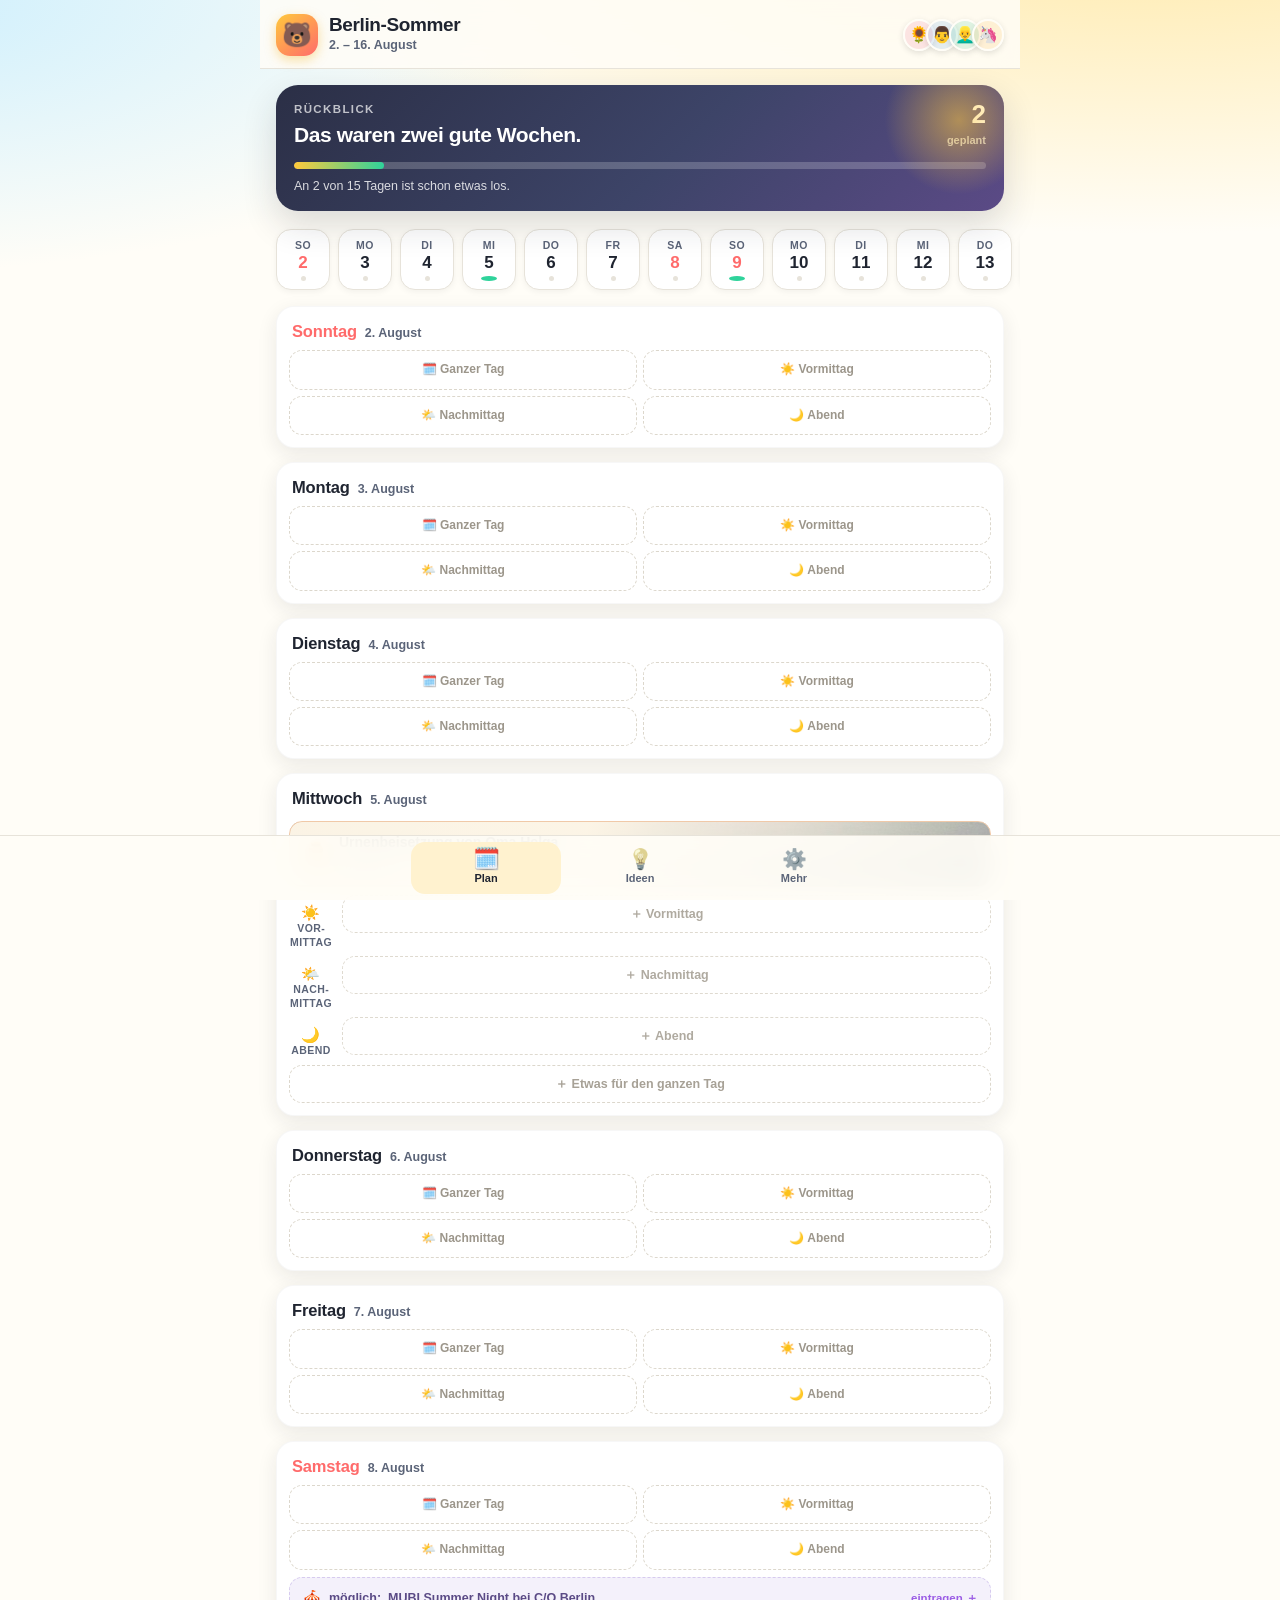
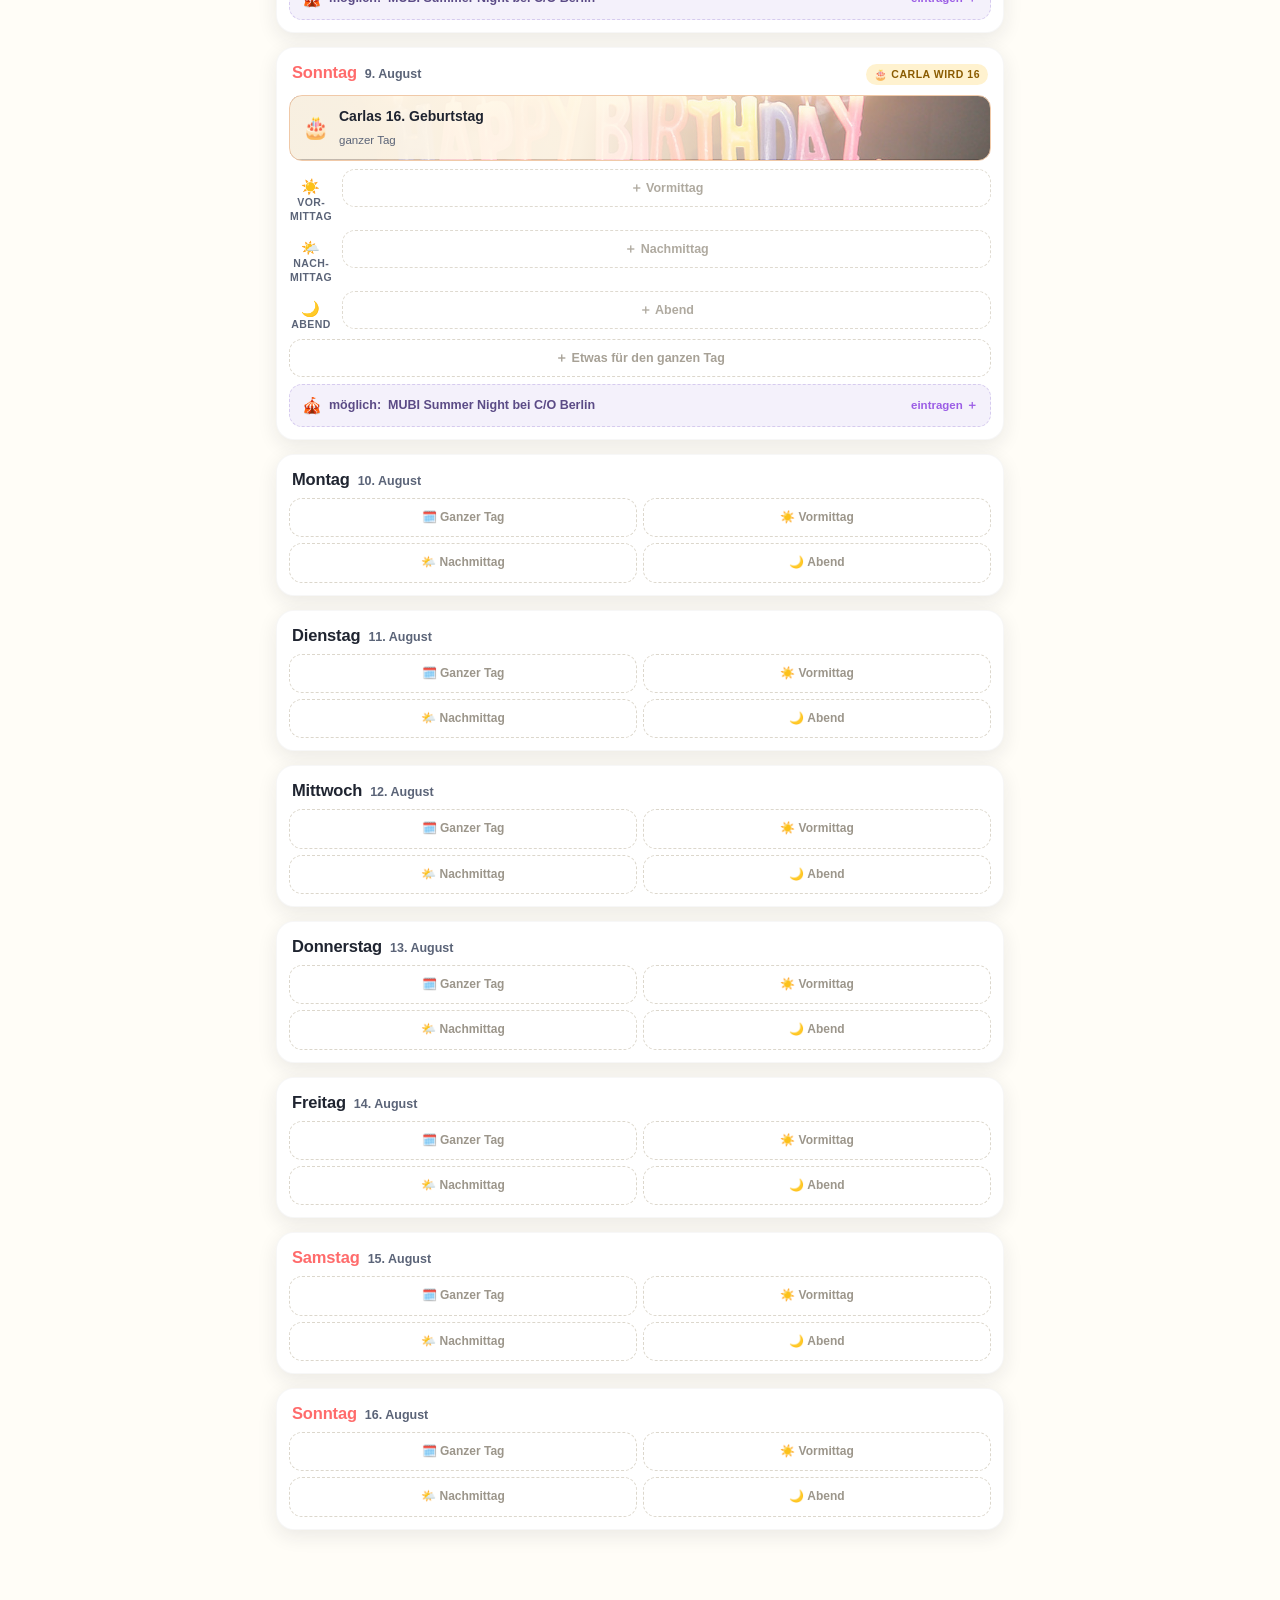
<file: berlin/index.html>
<!DOCTYPE html>
<html lang="de">
<head>
<meta charset="UTF-8" />
<meta name="viewport" content="width=device-width, initial-scale=1.0, viewport-fit=cover" />
<meta name="theme-color" content="#ffd166" />
<meta name="apple-mobile-web-app-capable" content="yes" />
<meta name="apple-mobile-web-app-status-bar-style" content="default" />
<meta name="apple-mobile-web-app-title" content="Berlin" />
<meta name="description" content="Urlaubsplaner für zwei Wochen Berlin – Ideen sammeln und auf die Tage verteilen." />
<meta name="robots" content="noindex, nofollow" />
<meta name="referrer" content="no-referrer" />
<title>Berlin-Sommer · Urlaubsplaner</title>
<link rel="icon" href="data:image/svg+xml,%3Csvg xmlns='http://www.w3.org/2000/svg' viewBox='0 0 100 100'%3E%3Ctext y='.9em' font-size='90'%3E%F0%9F%90%BB%3C/text%3E%3C/svg%3E" />
<link rel="stylesheet" href="./style.css?v=16" />
</head>
<body>

<div class="app">

  <header class="topbar">
    <div class="brand">
      <div class="logo" id="logo">🐻</div>
      <div class="brandtext">
        <h1>Berlin-Sommer</h1>
        <p id="tripStatus">2. – 16. August</p>
      </div>
    </div>
    <div class="crew" id="crewStrip"></div>
  </header>

  <main id="main">

    <!-- ========== PLAN ========== -->
    <section class="view" id="view-plan">
      <div class="hero">
        <div class="hero-row">
          <div>
            <div class="hero-kicker" id="heroKicker">Vorfreude</div>
            <div class="hero-title" id="heroTitle">Noch 1 Mal schlafen!</div>
          </div>
          <div class="hero-count"><span id="planCount">0</span><small>geplant</small></div>
        </div>
        <div class="bar"><div class="bar-fill" id="heroBar"></div></div>
        <div class="hero-sub" id="heroSub">Tippt auf ein leeres Feld, um etwas einzuplanen.</div>
      </div>

      <div class="daystrip" id="dayStrip"></div>
      <div class="days" id="days"></div>
    </section>

    <!-- ========== IDEEN ========== -->
    <section class="view" id="view-ideen" hidden>
      <div class="filters" id="filters"></div>
      <div class="ideas" id="ideas"></div>
      <button class="addidea" id="btnAddIdea">➕ Eigene Idee dazu</button>
    </section>

    <!-- ========== INFO ========== -->
    <section class="view" id="view-info" hidden>
      <div class="card infocard">
        <h2>👨‍👩‍👧‍👦 Unsere Crew</h2>
        <p class="muted" style="margin-bottom:10px">Tippt auf eine Person, um ihre Figur zu ändern.</p>
        <div class="crewlist" id="crewList"></div>
      </div>

      <div class="card infocard">
        <h2>🔄 Live-Abgleich</h2>
        <div id="syncBox"></div>
      </div>

      <div class="card infocard">
        <h2>✅ Noch zu erledigen</h2>
        <div class="todos" id="todos"></div>
      </div>

      <div class="card infocard">
        <h2>🌦️ Wetter für die zwei Wochen</h2>
        <div class="wxlist" id="wxList"></div>
        <div class="btnrow" style="margin-top:12px">
          <button class="btn" id="btnWx">🔄 Wetter neu laden</button>
        </div>
      </div>

      <div class="card infocard">
        <h2>📤 Teilen &amp; sichern</h2>
        <p class="muted"><b>Jedes Gerät hat seinen eigenen Plan.</b> Wenn Emmi auf ihrem Handy
          Ideen markiert, siehst du das erst, wenn sie dir ihren <b>Plan-Link</b> schickt –
          beim Öffnen kannst du dann „Zusammenführen“ wählen, dann bleiben deine eigenen
          Eintragungen erhalten.</p>
        <p class="muted"><b>App-Link</b> gibt nur die Adresse weiter – gut für SMS, damit alle
          die App auf dem Handy haben. Der <b>Plan-Link</b> nimmt zusätzlich alle Termine und
          Stimmen mit; er ist sehr lang, schickt ihn lieber per WhatsApp, Signal oder Mail.</p>
        <div class="btnrow">
          <button class="btn btn-main" id="btnApp" style="flex:none">📲 App-Link</button>
          <button class="btn" id="btnShare">🔗 Plan-Link mit Terminen</button>
          <button class="btn" id="btnText">📋 Plan als Text</button>
          <button class="btn" id="btnIcs">📅 In den Kalender (.ics)</button>
          <button class="btn" id="btnPrint">🖨️ Drucken</button>
        </div>
      </div>

      <div class="card infocard">
        <h2>🖼️ Bildnachweise</h2>
        <p class="muted">Die Familienfotos sind eigene Aufnahmen. Alle Ortsfotos stammen von
          Wikimedia Commons und sind frei lizenziert:</p>
        <ul class="creditlist" id="credits"></ul>
      </div>

      <div class="card infocard">
        <h2>♻️ Neu anfangen</h2>
        <p class="muted">Löscht alle Termine, Stimmen und eigenen Ideen auf diesem Gerät.</p>
        <div class="btnrow"><button class="btn btn-danger" id="btnReset">Alles zurücksetzen</button></div>
      </div>

      <p class="credits">Gebaut für Maria, Felix, Emmi &amp; Paul · August 2026</p>
    </section>

  </main>

  <nav class="tabbar">
    <button class="tab is-on" data-view="plan"><span>🗓️</span>Plan</button>
    <button class="tab" data-view="ideen"><span>💡</span>Ideen</button>
    <button class="tab" data-view="info"><span>⚙️</span>Mehr</button>
  </nav>

</div>

<!-- Bottom sheet -->
<div class="sheetwrap" id="sheetWrap" hidden>
  <div class="sheet-bg" id="sheetBg"></div>
  <div class="sheet" id="sheet" role="dialog" aria-modal="true">
    <div class="sheet-grip"></div>
    <div class="sheet-head">
      <h3 id="sheetTitle">Titel</h3>
      <button class="sheet-x" id="sheetClose" aria-label="Schließen">✕</button>
    </div>
    <div class="sheet-body" id="sheetBody"></div>
  </div>
</div>

<div class="toast" id="toast" hidden></div>
<canvas class="confetti" id="confetti"></canvas>

<script src="./app.js?v=16"></script>
</body>
</html>
</file>
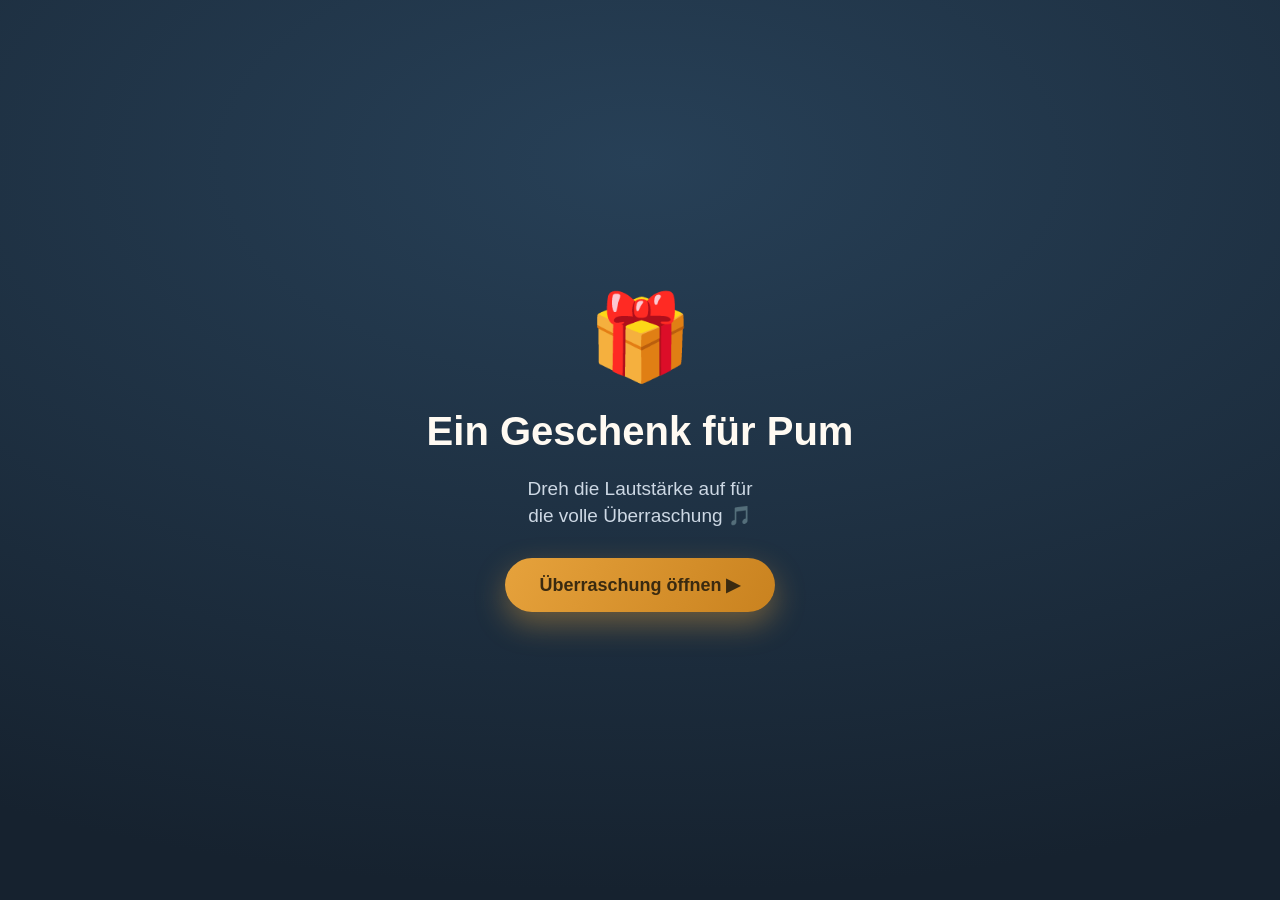
<file: reise/index.html>
<!DOCTYPE html>
<html lang="de">
<head>
<meta charset="UTF-8" />
<meta name="viewport" content="width=device-width, initial-scale=1.0, viewport-fit=cover" />
<meta name="theme-color" content="#1d2b3a" />
<title>Für Pum · Alles Gute zum Geburtstag 🎂</title>
<meta property="og:title" content="Ein Geschenk für Pum 🎁" />
<meta property="og:description" content="Tippe, um deine Überraschung von Max & Paul zu öffnen." />
<style>
  :root{
    --ink:#23303f;
    --cream:#fffaf2;
    --gold:#e6a23c;
    --gold-deep:#c9821f;
    --rust:#c2553a;
    --sky-1:#fbe7c6;
    --sky-2:#f6c794;
    --sky-3:#e89e6b;
    --ease:cubic-bezier(.2,.7,.2,1);
  }
  *{box-sizing:border-box;margin:0;padding:0;-webkit-tap-highlight-color:transparent;}
  html,body{height:100%;}
  body{
    font-family:-apple-system,BlinkMacSystemFont,"Segoe UI",Roboto,Helvetica,Arial,sans-serif;
    background:#1d2b3a;color:var(--ink);overflow:hidden;-webkit-font-smoothing:antialiased;
  }
  #stage{
    position:fixed;inset:0;display:flex;align-items:center;justify-content:center;
    background:radial-gradient(120% 90% at 50% 8%, var(--sky-1) 0%, var(--sky-2) 38%, var(--sky-3) 72%, #d98a5a 100%);
    overflow:hidden;
  }
  #stage::before{
    content:"";position:absolute;inset:-20%;
    background:radial-gradient(closest-side, rgba(255,225,170,.5), transparent 70%);
    filter:blur(8px);animation:sunPulse 9s var(--ease) infinite alternate;pointer-events:none;z-index:0;
  }
  @keyframes sunPulse{from{transform:translateY(-6%) scale(1);opacity:.7;}to{transform:translateY(2%) scale(1.15);opacity:1;}}

  .leaf{position:absolute;top:-8vh;font-size:26px;opacity:.85;will-change:transform;animation:fall linear infinite;pointer-events:none;z-index:6;}
  @keyframes fall{0%{transform:translateY(-10vh) rotate(0deg);}100%{transform:translateY(112vh) rotate(420deg);}}

  /* ---------- Scenes ---------- */
  .scene{
    position:absolute;inset:0;display:flex;flex-direction:column;align-items:center;justify-content:center;
    text-align:center;padding:7vw;gap:16px;opacity:0;visibility:hidden;transition:opacity .8s var(--ease);z-index:2;
  }
  .scene.active{opacity:1;visibility:visible;}
  .scene .pop{opacity:0;transform:translateY(26px) scale(.96);}
  .scene.active .pop{animation:popIn .9s var(--ease) forwards;}
  .scene.active .pop.d1{animation-delay:.15s;}
  .scene.active .pop.d2{animation-delay:.5s;}
  .scene.active .pop.d3{animation-delay:.9s;}
  .scene.active .pop.d4{animation-delay:1.35s;}
  @keyframes popIn{to{opacity:1;transform:translateY(0) scale(1);}}

  .eyebrow{font-size:clamp(13px,3.6vw,17px);font-weight:700;letter-spacing:.22em;text-transform:uppercase;color:var(--gold-deep);}
  h1{font-size:clamp(34px,11vw,64px);line-height:1.02;font-weight:800;letter-spacing:-.02em;}
  h2{font-size:clamp(26px,8vw,46px);line-height:1.08;font-weight:800;letter-spacing:-.01em;}
  .lead{font-size:clamp(17px,5vw,24px);font-weight:600;line-height:1.35;max-width:18ch;color:#3a4a5c;}
  .sub{font-size:clamp(14px,4vw,18px);font-weight:600;color:#6a7686;}
  .emoji{font-size:clamp(40px,14vw,84px);line-height:1;filter:drop-shadow(0 6px 12px rgba(120,70,20,.25));}
  .signoff{font-size:clamp(15px,4.4vw,20px);font-weight:700;color:var(--rust);}

  /* ---------- Photo scenes (full-bleed, Ken Burns) ---------- */
  .photoscene{padding:0;justify-content:flex-end;}
  .bgwrap{position:absolute;inset:0;overflow:hidden;z-index:0;background:#1d2b3a;}
  .kb{
    position:absolute;inset:-2%;background-size:cover;background-position:center;
    transform:scale(1.06);will-change:transform;
  }
  .scene.active .kb{animation:ken 7.5s linear forwards;}
  @keyframes ken{from{transform:scale(1.06) translate(0,0);}to{transform:scale(1.2) translate(-1.5%,-1.5%);}}
  /* legibility gradient */
  .scrim{position:absolute;inset:0;z-index:1;background:linear-gradient(to top, rgba(20,28,38,.82) 0%, rgba(20,28,38,.35) 34%, rgba(20,28,38,0) 60%);}
  .caption{position:relative;z-index:2;width:100%;padding:7vw 7vw calc(13vw + env(safe-area-inset-bottom));display:flex;flex-direction:column;align-items:center;gap:10px;text-align:center;}
  .photoscene .eyebrow{color:#ffd9a0;text-shadow:0 1px 8px rgba(0,0,0,.4);}
  .photoscene h1,.photoscene .reveal-word{color:#fff;text-shadow:0 3px 18px rgba(0,0,0,.55);}
  .photoscene .sub{color:#f0e6da;text-shadow:0 1px 8px rgba(0,0,0,.5);}
  .reveal-word{font-size:clamp(40px,13vw,80px);font-weight:900;letter-spacing:-.02em;}

  /* crossfade layers (apartment) */
  .photo{opacity:0;}
  .scene.active .p1{animation:cf1 6.6s var(--ease) forwards;}
  .scene.active .p2{animation:cf2 6.6s var(--ease) forwards;}
  .scene.active .p3{animation:cf3 6.6s var(--ease) forwards;}
  @keyframes cf1{0%{opacity:1}33%{opacity:1}42%{opacity:0}100%{opacity:0}}
  @keyframes cf2{0%{opacity:0}33%{opacity:0}42%{opacity:1}66%{opacity:1}75%{opacity:0}100%{opacity:0}}
  @keyframes cf3{0%{opacity:0}66%{opacity:0}75%{opacity:1}100%{opacity:1}}

  /* info card on photo */
  .infocard{
    position:relative;z-index:2;width:min(420px,90vw);
    background:rgba(255,253,248,.94);border-radius:20px;padding:20px 20px;
    box-shadow:0 18px 50px rgba(0,0,0,.4);backdrop-filter:blur(6px);
    margin:0 auto calc(12vw + env(safe-area-inset-bottom));text-align:left;
  }
  .infocard .name{font-size:clamp(20px,5.6vw,26px);font-weight:800;}
  .infocard .addr{font-size:13px;color:#75808d;margin-top:2px;font-weight:600;}
  .rating{display:inline-flex;align-items:center;gap:8px;margin-top:12px;background:#1f5fa6;color:#fff;border-radius:10px;padding:6px 12px;font-weight:800;}
  .rating .word{font-weight:700;font-size:12px;opacity:.95;}
  .facts{display:flex;flex-direction:column;gap:8px;margin-top:14px;}
  .facts .row{display:flex;gap:10px;align-items:center;font-size:14px;font-weight:600;color:#3a4a5c;}
  .facts .row b{font-weight:800;color:var(--ink);}
  .facts .ic{font-size:18px;width:24px;text-align:center;flex:none;}

  .chips{display:flex;flex-wrap:wrap;gap:10px;justify-content:center;max-width:24ch;}
  .chip{background:rgba(255,255,255,.85);border:1px solid rgba(180,130,60,.3);color:#5a4326;border-radius:999px;padding:8px 14px;font-weight:700;font-size:14px;}
  .photoscene .chip{background:rgba(255,255,255,.18);border-color:rgba(255,255,255,.4);color:#fff;backdrop-filter:blur(4px);text-shadow:0 1px 4px rgba(0,0,0,.3);}

  .date-big{font-size:clamp(28px,9vw,48px);font-weight:900;letter-spacing:-.01em;}

  .gift{font-size:clamp(24px,7.5vw,40px);font-weight:900;line-height:1.12;max-width:15ch;}
  .gift .hl{background:linear-gradient(120deg,var(--rust),var(--gold-deep));-webkit-background-clip:text;background-clip:text;color:transparent;}

  /* ---------- Start overlay ---------- */
  #start{position:fixed;inset:0;z-index:40;display:flex;flex-direction:column;align-items:center;justify-content:center;gap:22px;text-align:center;padding:8vw;background:radial-gradient(120% 90% at 50% 18%,#274057,#16222f 90%);color:var(--cream);transition:opacity .7s var(--ease);}
  #start .gifticon{font-size:84px;animation:wiggle 2.4s var(--ease) infinite;}
  @keyframes wiggle{0%,100%{transform:rotate(-6deg) scale(1);}50%{transform:rotate(6deg) scale(1.06);}}
  #start h3{font-size:clamp(26px,8vw,40px);font-weight:800;}
  #start p{font-size:clamp(15px,4.6vw,19px);color:#cdd8e4;max-width:24ch;line-height:1.4;font-weight:500;}
  .play-btn{margin-top:6px;background:linear-gradient(120deg,var(--gold),var(--gold-deep));color:#3a2a10;font-weight:800;font-size:18px;border:none;border-radius:999px;padding:16px 34px;cursor:pointer;box-shadow:0 12px 30px rgba(230,162,60,.4);animation:breathe 2.2s var(--ease) infinite;}
  @keyframes breathe{0%,100%{transform:scale(1);}50%{transform:scale(1.05);}}
  #start.hidden{opacity:0;pointer-events:none;}

  /* ---------- Controls / progress ---------- */
  #bar{position:fixed;left:0;top:0;height:4px;width:0;background:linear-gradient(90deg,var(--gold),var(--rust));z-index:30;transition:width .25s linear;}
  #controls{position:fixed;right:14px;top:calc(14px + env(safe-area-inset-top));z-index:30;display:flex;flex-direction:column;gap:8px;align-items:flex-end;opacity:0;transition:opacity .4s;}
  #controls.show{opacity:1;}
  .ctrl{background:rgba(35,48,63,.5);color:#fff;border:1px solid rgba(255,255,255,.28);backdrop-filter:blur(6px);border-radius:999px;padding:8px 14px;font-weight:700;font-size:13px;cursor:pointer;}

  .confetti{position:absolute;top:-10vh;width:10px;height:14px;border-radius:2px;will-change:transform;animation:confFall linear forwards;z-index:7;}
  @keyframes confFall{to{transform:translateY(120vh) rotate(720deg);}}

  @media (prefers-reduced-motion:reduce){
    .leaf{display:none;}
    .scene.active .kb{animation:none;}
    #start .gifticon,.play-btn{animation:none;}
  }
</style>
</head>
<body>

<div id="bar"></div>
<div id="stage" aria-live="polite">

  <!-- Scene 1 -->
  <section class="scene" data-scene="1">
    <div class="emoji pop d1">🎂✨</div>
    <div class="eyebrow pop d2">Heute ist ein besonderer Tag</div>
    <h1 class="pop d2">Alles Liebe<br>zum Geburtstag,<br>Pum!</h1>
    <div class="sub pop d3">von deinen Jungs · Max &amp; Paul 💛</div>
  </section>

  <!-- Scene 2 -->
  <section class="scene" data-scene="2">
    <div class="emoji pop d1">🧳</div>
    <h2 class="pop d2">Wir haben etwas<br>für dich geplant …</h2>
    <div class="lead pop d3">Pack schon mal ein kleines Köfferchen 😊</div>
  </section>

  <!-- Scene 3: Quedlinburg reveal (photo) -->
  <section class="scene photoscene" data-scene="3">
    <div class="bgwrap"><div class="kb" style="background-image:url('img/quedlinburg.jpg')"></div></div>
    <div class="scrim"></div>
    <div class="caption">
      <div class="eyebrow pop d1">Es geht auf Reisen 🍂</div>
      <div class="reveal-word pop d2">Quedlinburg</div>
      <div class="sub pop d3">UNESCO-Welterbe · Fachwerk-Träumchen im Harz</div>
    </div>
  </section>

  <!-- Scene 4: Harz landscape (photo) -->
  <section class="scene photoscene" data-scene="4">
    <div class="bgwrap"><div class="kb" style="background-image:url('img/harz.jpg')"></div></div>
    <div class="scrim"></div>
    <div class="caption">
      <div class="eyebrow pop d1">Drumherum 🌲</div>
      <h1 class="pop d2" style="font-size:clamp(28px,9vw,52px)">Mitten im Harz</h1>
      <div class="chips pop d3">
        <span class="chip">🥾 Spaziergänge</span>
        <span class="chip">⛰️ Wälder &amp; Berge</span>
        <span class="chip">🍂 Herbstluft</span>
      </div>
    </div>
  </section>

  <!-- Scene 5: Accommodation (real apartment photos, crossfade) -->
  <section class="scene photoscene" data-scene="5">
    <div class="bgwrap">
      <div class="kb photo p1" style="background-image:url('img/wohnung_wohnzimmer.jpg')"></div>
      <div class="kb photo p2" style="background-image:url('img/wohnung_essen.jpg')"></div>
      <div class="kb photo p3" style="background-image:url('img/haus.jpg')"></div>
    </div>
    <div class="scrim"></div>
    <div class="infocard pop d2">
      <div class="name">🏡 Apartmenthaus Mathilde</div>
      <div class="addr">Steinweg 15 · in der historischen Altstadt</div>
      <div class="rating">9,3 <span class="word">Hervorragend · 482 Bewertungen</span></div>
      <div class="facts">
        <div class="row"><span class="ic">🛏️</span><span>Euer eigenes Apartment · <b>2 Schlafzimmer</b></span></div>
        <div class="row"><span class="ic">🪵</span><span>Liebevoll im <b>Fachwerk-Charme</b></span></div>
        <div class="row"><span class="ic">👨‍👩‍👦</span><span>Genug Platz für uns drei</span></div>
      </div>
    </div>
  </section>

  <!-- Scene 6: Dates -->
  <section class="scene" data-scene="6">
    <div class="emoji pop d1">📅</div>
    <div class="date-big pop d2">13. – 15. November 2026</div>
    <div class="lead pop d3">Ein ganzes Herbstwochenende — zwei Nächte für uns.</div>
  </section>

  <!-- Scene 7: the real gift -->
  <section class="scene" data-scene="7">
    <div class="emoji pop d1">💛</div>
    <div class="lead pop d2">Das schönste Geschenk sind aber nicht die zwei Nächte …</div>
    <div class="gift pop d3">… sondern <span class="hl">Zeit mit uns beiden.</span><br>Ganz selten. Nur wir drei.</div>
    <div class="signoff pop d4">Wir freuen uns so auf dich, Pum.<br>— Max &amp; Paul ❤️</div>
  </section>

</div>

<!-- Start overlay -->
<div id="start">
  <div class="gifticon">🎁</div>
  <h3>Ein Geschenk für Pum</h3>
  <p>Dreh die Lautstärke auf für die volle Überraschung 🎵</p>
  <button class="play-btn" id="playBtn">Überraschung öffnen ▶</button>
</div>

<!-- Music (audio element plays through media volume — reliable on iPhone) -->
<audio id="music" src="music.mp3" loop preload="auto" playsinline></audio>

<!-- Controls -->
<div id="controls">
  <button class="ctrl" id="replayBtn">↺ Nochmal</button>
  <button class="ctrl" id="muteBtn">🔊 Ton</button>
</div>

<script>
(function(){
  "use strict";
  const stage=document.getElementById('stage');
  const startOverlay=document.getElementById('start');
  const playBtn=document.getElementById('playBtn');
  const bar=document.getElementById('bar');
  const controls=document.getElementById('controls');
  const replayBtn=document.getElementById('replayBtn');
  const muteBtn=document.getElementById('muteBtn');
  const scenes=Array.from(document.querySelectorAll('.scene'));

  const TIMELINE=[0.0, 4.2, 8.4, 13.4, 18.2, 24.6, 28.8];
  const TOTAL=35.5;

  // preload photos
  ['quedlinburg','harz','wohnung_wohnzimmer','wohnung_essen','haus'].forEach(n=>{const i=new Image();i.src='img/'+n+'.jpg';});

  let timers=[];
  function clearTimers(){timers.forEach(clearTimeout);timers=[];}
  function showScene(i){scenes.forEach((s,idx)=>s.classList.toggle('active',idx===i));}

  let rafId=null,startTs=null;
  function runProgress(){
    function step(ts){
      if(startTs===null)startTs=ts;
      const e=(ts-startTs)/1000;
      bar.style.width=Math.min(100,(e/TOTAL)*100)+'%';
      if(e<TOTAL)rafId=requestAnimationFrame(step);else bar.style.width='100%';
    }
    rafId=requestAnimationFrame(step);
  }

  function play(){
    clearTimers();
    if(rafId)cancelAnimationFrame(rafId);
    startTs=null;bar.style.width='0%';
    showScene(-1); // reset so re-adding active restarts animations
    requestAnimationFrame(()=>{ showScene(0); runProgress(); });
    TIMELINE.forEach((t,i)=>{ if(i===0)return; timers.push(setTimeout(()=>showScene(i),t*1000)); });
    const last=TIMELINE[TIMELINE.length-1]*1000;
    timers.push(setTimeout(burstConfetti,last+400));
    timers.push(setTimeout(burstConfetti,last+2600));
    controls.classList.add('show');
  }

  /* leaves */
  const LEAVES=['🍁','🍂','🍃','🌼','🍁','🍂'];
  function spawnLeaves(){
    for(let i=0;i<12;i++){
      const el=document.createElement('div');el.className='leaf';el.textContent=LEAVES[i%LEAVES.length];
      el.style.left=(Math.random()*100)+'vw';
      const dur=10+Math.random()*9;el.style.animationDuration=dur+'s';el.style.animationDelay=(-Math.random()*dur)+'s';
      el.style.fontSize=(18+Math.random()*20)+'px';el.style.opacity=(0.45+Math.random()*0.4).toFixed(2);
      stage.appendChild(el);
    }
  }

  /* confetti */
  const CC=['#e6a23c','#c2553a','#7a8c4a','#1f5fa6','#f3e7d2','#c9821f'];
  function burstConfetti(){
    for(let i=0;i<70;i++){
      const c=document.createElement('div');c.className='confetti';
      c.style.left=(Math.random()*100)+'vw';c.style.background=CC[i%CC.length];
      c.style.animationDuration=(2.6+Math.random()*2.2)+'s';c.style.animationDelay=(Math.random()*0.5)+'s';
      c.style.transform='translateY(0) rotate('+(Math.random()*360)+'deg)';
      c.style.width=(6+Math.random()*8)+'px';c.style.height=(10+Math.random()*10)+'px';
      stage.appendChild(c);setTimeout(()=>c.remove(),5500);
    }
  }

  /* music via <audio> element — plays through media volume, reliable on iPhone */
  const music=document.getElementById('music');
  let musicOn=true;
  function startMusic(){
    try{ music.volume=0.85; music.muted=!musicOn; music.currentTime=0; const p=music.play(); if(p&&p.catch)p.catch(()=>{}); }catch(e){}
  }
  function setMute(on){ musicOn=on; music.muted=!on; muteBtn.textContent=on?'🔊 Ton':'🔇 Stumm';
    if(on&&music.paused){ const p=music.play(); if(p&&p.catch)p.catch(()=>{}); } }

  spawnLeaves();
  function begin(){startOverlay.classList.add('hidden');setTimeout(()=>{startOverlay.style.display='none';},700);startMusic();play();}
  playBtn.addEventListener('click',begin);
  replayBtn.addEventListener('click',play);
  muteBtn.addEventListener('click',()=>setMute(!musicOn));
})();
</script>
</body>
</html>
</file>
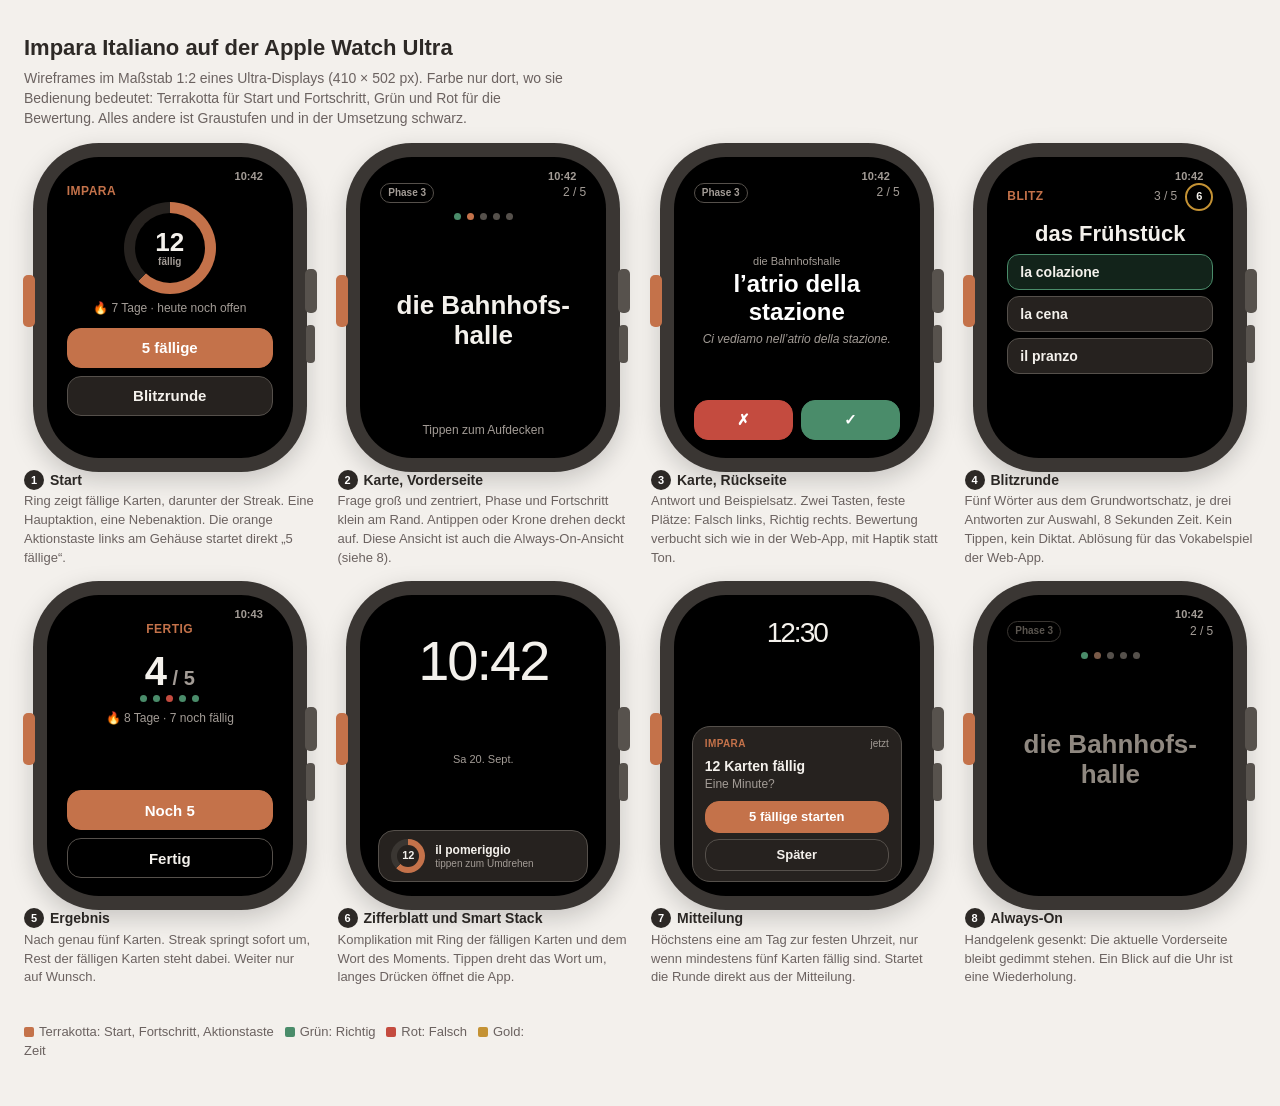
<file: docs/watch/wireframes.html>
<!DOCTYPE html>
<html lang="de">
<head>
<meta charset="UTF-8">
<meta name="viewport" content="width=device-width, initial-scale=1">
<title>Watch Wireframes</title>
<style>
  :root{
    --page:#f3f0ec; --ink:#2d2926; --ink2:#6b6260; --ink3:#9e9691;
    --case:#3a3633; --screen:#000; --line:#55504b; --fill:#26221f;
    --txt:#f4f1ec; --txt2:#a39c96;
    --accent:#c4724a; --green:#4a8c6a; --red:#c44b3f; --gold:#c49234;
  }
  *{box-sizing:border-box}
  body{margin:0;background:var(--page);color:var(--ink);font:14px/1.45 -apple-system,"SF Pro Text","Helvetica Neue",Arial,sans-serif;padding:32px 24px}
  h1{font-size:22px;margin:0 0 4px}
  .sub{color:var(--ink2);margin:0 0 28px;max-width:70ch}
  .grid{display:grid;grid-template-columns:repeat(auto-fill,minmax(250px,1fr));gap:28px 22px;max-width:1240px}
  figure{margin:0}
  figcaption{margin-top:12px;font-size:13px;color:var(--ink2)}
  figcaption b{display:block;color:var(--ink);font-size:14px;margin-bottom:2px}
  .n{display:inline-block;width:20px;height:20px;border-radius:50%;background:var(--ink);color:#fff;font-size:11px;font-weight:700;text-align:center;line-height:20px;margin-right:6px;vertical-align:1px}

  /* watch frame, 1:2 of 410x502 px scaled x1.2 */
  .watch{position:relative;width:246px;height:301px;margin:0 auto}
  .case{position:absolute;inset:-14px;border-radius:66px;background:var(--case);box-shadow:0 8px 24px rgba(0,0,0,.18)}
  .crown{position:absolute;right:-24px;top:112px;width:12px;height:44px;border-radius:5px;background:#57524d}
  .btn-side{position:absolute;right:-22px;top:168px;width:9px;height:38px;border-radius:4px;background:#57524d}
  .action{position:absolute;left:-24px;top:118px;width:12px;height:52px;border-radius:5px;background:var(--accent)}
  .screen{position:absolute;inset:0;border-radius:52px;background:var(--screen);color:var(--txt);overflow:hidden;padding:26px 20px 18px;display:flex;flex-direction:column}
  .time{position:absolute;top:12px;right:30px;font-size:11px;font-weight:700;color:var(--txt2)}
  .title{font-size:12px;font-weight:700;color:var(--accent);letter-spacing:.04em;text-transform:uppercase}

  .row{display:flex;gap:8px;align-items:center}
  .grow{flex:1}
  .box{border:1.5px solid var(--line);border-radius:12px;padding:8px 10px;background:var(--fill)}
  .btnw{border-radius:14px;height:40px;display:flex;align-items:center;justify-content:center;font-weight:700;font-size:15px;border:1.5px solid var(--line);background:var(--fill)}
  .btnw.pri{background:var(--accent);border-color:var(--accent);color:#fff}
  .btnw.ok{background:var(--green);border-color:var(--green);color:#fff}
  .btnw.no{background:var(--red);border-color:var(--red);color:#fff}
  .btnw.ghost{background:transparent}
  .muted{color:var(--txt2);font-size:12px}
  .dots{display:flex;gap:6px;justify-content:center}
  .dots i{width:7px;height:7px;border-radius:50%;background:var(--line)}
  .dots i.on{background:var(--accent)}
  .dots i.ok{background:var(--green)}
  .dots i.no{background:var(--red)}
  .badge{display:inline-block;font-size:10px;font-weight:700;padding:2px 7px;border-radius:99px;border:1.5px solid var(--line);color:var(--txt2)}
  .q{font-size:26px;font-weight:800;line-height:1.15;text-align:center;margin:auto 0}
  .a{font-size:24px;font-weight:800;line-height:1.15;text-align:center;color:#fff}
  .ex{font-size:12px;color:var(--txt2);text-align:center;font-style:italic;margin-top:6px}
  .ring{width:92px;height:92px;border-radius:50%;margin:2px auto 6px;position:relative;
    background:conic-gradient(var(--accent) 0 62%,var(--fill) 62% 100%)}
  .ring:after{content:"";position:absolute;inset:11px;border-radius:50%;background:#000}
  .ring span{position:absolute;inset:0;display:flex;flex-direction:column;align-items:center;justify-content:center;z-index:1;font-weight:800;font-size:26px;line-height:1}
  .ring span small{font-size:10px;font-weight:600;color:var(--txt2);margin-top:2px}
  .opt{border-radius:12px;height:36px;display:flex;align-items:center;padding:0 12px;border:1.5px solid var(--line);background:var(--fill);font-weight:600;font-size:14px}
  .opt.sel{border-color:var(--green);background:rgba(74,140,106,.25)}
  .timer{width:28px;height:28px;border-radius:50%;border:2.5px solid var(--gold);display:flex;align-items:center;justify-content:center;font-size:11px;font-weight:700}
  .big{font-size:40px;font-weight:800;text-align:center;line-height:1}
  .dim .screen{color:#7d776f}
  .dim .screen .q{color:#8f8880}
  .dim .screen .title{color:#7a5a48}
  .dim .screen .badge{color:#5a554f;border-color:#3a3632}
  .dim .screen .dots i.on{background:#7a5a48}
  /* watch face with complication */
  .face .screen{padding:18px 18px 14px;justify-content:space-between;align-items:center}
  .clock{font-size:56px;font-weight:200;letter-spacing:-2px;line-height:1;margin-top:20px}
  .comp{width:100%;border-radius:16px;border:1.5px solid var(--line);background:var(--fill);padding:8px 12px;display:flex;gap:10px;align-items:center}
  .comp .mini{width:34px;height:34px;border-radius:50%;background:conic-gradient(var(--accent) 0 62%,#3a3632 62% 100%);position:relative;flex:none}
  .comp .mini:after{content:"";position:absolute;inset:6px;border-radius:50%;background:var(--fill)}
  .comp .mini b{position:absolute;inset:0;display:flex;align-items:center;justify-content:center;font-size:11px;z-index:1}
  .notif{width:100%;border-radius:18px;background:var(--fill);border:1.5px solid var(--line);padding:10px 12px}
  .legend{margin-top:36px;max-width:70ch;color:var(--ink2);font-size:13px}
  .legend span{display:inline-block;width:10px;height:10px;border-radius:2px;vertical-align:-1px;margin-right:5px}
</style>
</head>
<body>
<h1>Impara Italiano auf der Apple Watch Ultra</h1>
<p class="sub">Wireframes im Maßstab 1:2 eines Ultra-Displays (410 × 502 px). Farbe nur dort, wo sie Bedienung bedeutet: Terrakotta für Start und Fortschritt, Grün und Rot für die Bewertung. Alles andere ist Graustufen und in der Umsetzung schwarz.</p>

<div class="grid">

<figure>
  <div class="watch">
    <div class="case"></div><div class="crown"></div><div class="btn-side"></div><div class="action"></div>
    <div class="screen">
      <div class="time">10:42</div>
      <div class="title">Impara</div>
      <div class="ring"><span>12<small>fällig</small></span></div>
      <div class="row" style="justify-content:center;margin-bottom:10px"><span class="muted">🔥 7 Tage · heute noch offen</span></div>
      <div class="btnw pri">5 fällige</div>
      <div style="height:8px"></div>
      <div class="btnw">Blitzrunde</div>
    </div>
  </div>
  <figcaption><b><span class="n">1</span>Start</b>Ring zeigt fällige Karten, darunter der Streak. Eine Hauptaktion, eine Nebenaktion. Die orange Aktionstaste links am Gehäuse startet direkt „5 fällige“.</figcaption>
</figure>

<figure>
  <div class="watch">
    <div class="case"></div><div class="crown"></div><div class="btn-side"></div><div class="action"></div>
    <div class="screen">
      <div class="time">10:42</div>
      <div class="row"><span class="badge">Phase 3</span><span class="grow"></span><span class="muted">2 / 5</span></div>
      <div class="dots" style="margin-top:10px"><i class="ok"></i><i class="on"></i><i></i><i></i><i></i></div>
      <div class="q">die Bahnhofs­halle</div>
      <div class="muted" style="text-align:center">Tippen zum Aufdecken</div>
    </div>
  </div>
  <figcaption><b><span class="n">2</span>Karte, Vorderseite</b>Frage groß und zentriert, Phase und Fortschritt klein am Rand. Antippen oder Krone drehen deckt auf. Diese Ansicht ist auch die Always-On-Ansicht (siehe 8).</figcaption>
</figure>

<figure>
  <div class="watch">
    <div class="case"></div><div class="crown"></div><div class="btn-side"></div><div class="action"></div>
    <div class="screen">
      <div class="time">10:42</div>
      <div class="row"><span class="badge">Phase 3</span><span class="grow"></span><span class="muted">2 / 5</span></div>
      <div style="margin:auto 0">
        <div class="muted" style="text-align:center;font-size:11px">die Bahnhofshalle</div>
        <div class="a">l’atrio della stazione</div>
        <div class="ex">Ci vediamo nell’atrio della stazione.</div>
      </div>
      <div class="row"><div class="btnw no grow">✗</div><div class="btnw ok grow">✓</div></div>
    </div>
  </div>
  <figcaption><b><span class="n">3</span>Karte, Rückseite</b>Antwort und Beispielsatz. Zwei Tasten, feste Plätze: Falsch links, Richtig rechts. Bewertung verbucht sich wie in der Web-App, mit Haptik statt Ton.</figcaption>
</figure>

<figure>
  <div class="watch">
    <div class="case"></div><div class="crown"></div><div class="btn-side"></div><div class="action"></div>
    <div class="screen">
      <div class="time">10:42</div>
      <div class="row"><span class="title">Blitz</span><span class="grow"></span><span class="muted">3 / 5</span><div class="timer">6</div></div>
      <div class="q" style="font-size:22px;margin:10px 0 8px">das Frühstück</div>
      <div class="opt sel">la colazione</div>
      <div style="height:6px"></div>
      <div class="opt">la cena</div>
      <div style="height:6px"></div>
      <div class="opt">il pranzo</div>
    </div>
  </div>
  <figcaption><b><span class="n">4</span>Blitzrunde</b>Fünf Wörter aus dem Grundwortschatz, je drei Antworten zur Auswahl, 8 Sekunden Zeit. Kein Tippen, kein Diktat. Ablösung für das Vokabelspiel der Web-App.</figcaption>
</figure>

<figure>
  <div class="watch">
    <div class="case"></div><div class="crown"></div><div class="btn-side"></div><div class="action"></div>
    <div class="screen">
      <div class="time">10:43</div>
      <div class="title" style="text-align:center">Fertig</div>
      <div class="big" style="margin:12px 0 4px">4<span style="font-size:20px;color:var(--txt2)"> / 5</span></div>
      <div class="dots" style="margin-bottom:8px"><i class="ok"></i><i class="ok"></i><i class="no"></i><i class="ok"></i><i class="ok"></i></div>
      <div class="muted" style="text-align:center;margin-bottom:auto">🔥 8 Tage · 7 noch fällig</div>
      <div class="btnw pri">Noch 5</div>
      <div style="height:8px"></div>
      <div class="btnw ghost">Fertig</div>
    </div>
  </div>
  <figcaption><b><span class="n">5</span>Ergebnis</b>Nach genau fünf Karten. Streak springt sofort um, Rest der fälligen Karten steht dabei. Weiter nur auf Wunsch.</figcaption>
</figure>

<figure>
  <div class="watch face">
    <div class="case"></div><div class="crown"></div><div class="btn-side"></div><div class="action"></div>
    <div class="screen">
      <div class="clock">10:42</div>
      <div class="muted" style="font-size:11px">Sa 20. Sept.</div>
      <div class="comp">
        <div class="mini"><b>12</b></div>
        <div style="line-height:1.2"><div style="font-size:12px;font-weight:700">il pomeriggio</div><div class="muted" style="font-size:10px">tippen zum Umdrehen</div></div>
      </div>
    </div>
  </div>
  <figcaption><b><span class="n">6</span>Zifferblatt und Smart Stack</b>Komplikation mit Ring der fälligen Karten und dem Wort des Moments. Tippen dreht das Wort um, langes Drücken öffnet die App.</figcaption>
</figure>

<figure>
  <div class="watch face">
    <div class="case"></div><div class="crown"></div><div class="btn-side"></div><div class="action"></div>
    <div class="screen">
      <div class="clock" style="font-size:28px;margin-top:6px">12:30</div>
      <div class="notif">
        <div class="row" style="margin-bottom:4px"><span class="title" style="font-size:10px">Impara</span><span class="grow"></span><span class="muted" style="font-size:10px">jetzt</span></div>
        <div style="font-size:14px;font-weight:700">12 Karten fällig</div>
        <div class="muted" style="margin-bottom:8px">Eine Minute?</div>
        <div class="btnw pri" style="height:32px;font-size:13px">5 fällige starten</div>
        <div style="height:6px"></div>
        <div class="btnw ghost" style="height:32px;font-size:13px">Später</div>
      </div>
    </div>
  </div>
  <figcaption><b><span class="n">7</span>Mitteilung</b>Höchstens eine am Tag zur festen Uhrzeit, nur wenn mindestens fünf Karten fällig sind. Startet die Runde direkt aus der Mitteilung.</figcaption>
</figure>

<figure>
  <div class="watch dim">
    <div class="case"></div><div class="crown"></div><div class="btn-side"></div><div class="action"></div>
    <div class="screen">
      <div class="time">10:42</div>
      <div class="row"><span class="badge">Phase 3</span><span class="grow"></span><span class="muted">2 / 5</span></div>
      <div class="dots" style="margin-top:10px"><i class="ok"></i><i class="on"></i><i></i><i></i><i></i></div>
      <div class="q">die Bahnhofs­halle</div>
      <div class="muted" style="text-align:center">&nbsp;</div>
    </div>
  </div>
  <figcaption><b><span class="n">8</span>Always-On</b>Handgelenk gesenkt: Die aktuelle Vorderseite bleibt gedimmt stehen. Ein Blick auf die Uhr ist eine Wiederholung.</figcaption>
</figure>

</div>

<p class="legend"><span style="background:#c4724a"></span>Terrakotta: Start, Fortschritt, Aktionstaste &nbsp; <span style="background:#4a8c6a"></span>Grün: Richtig &nbsp; <span style="background:#c44b3f"></span>Rot: Falsch &nbsp; <span style="background:#c49234"></span>Gold: Zeit</p>
</body>
</html>
</file>
<file: berlin/style.css>
/* Berlin-Sommer · Urlaubsplaner
   Mobile-first, ohne Framework. */

:root{
  --sun:#ffc93c;
  --sun-deep:#f0a500;
  --sky:#4cc9f0;
  --sky-deep:#1f9ed1;
  --coral:#ff6b6b;
  --mint:#2fd39b;
  --grape:#9b5de5;
  --ink:#1f2430;
  --ink-soft:#5b6478;
  --line:#e7e3da;
  --paper:#fffdf7;
  --card:#ffffff;
  --shadow:0 6px 20px rgba(31,36,48,.09);
  --shadow-lift:0 14px 34px rgba(31,36,48,.16);
  --r:18px;
  --ease:cubic-bezier(.22,.75,.24,1);
  --safe-b:env(safe-area-inset-bottom,0px);
}

*{box-sizing:border-box;margin:0;padding:0;-webkit-tap-highlight-color:transparent;}
html,body{height:100%;}
body{
  font-family:-apple-system,BlinkMacSystemFont,"Segoe UI",Roboto,"Helvetica Neue",Arial,sans-serif;
  background:
    radial-gradient(120% 60% at 90% -10%, #ffe9a8 0%, rgba(255,233,168,0) 60%),
    radial-gradient(100% 55% at -10% 0%, #cdeffd 0%, rgba(205,239,253,0) 55%),
    var(--paper);
  background-attachment:fixed;
  color:var(--ink);
  -webkit-font-smoothing:antialiased;
  font-size:16px;line-height:1.45;
}
button,input,textarea,select{font:inherit;color:inherit;}
button{background:none;border:0;cursor:pointer;}

.app{max-width:760px;margin:0 auto;min-height:100%;display:flex;flex-direction:column;}

/* ---------- Topbar ---------- */
.topbar{
  position:sticky;top:0;z-index:30;
  display:flex;align-items:center;justify-content:space-between;gap:12px;
  padding:14px 16px 12px;
  background:rgba(255,253,247,.86);
  backdrop-filter:blur(12px);-webkit-backdrop-filter:blur(12px);
  border-bottom:1px solid var(--line);
}
.brand{display:flex;align-items:center;gap:11px;min-width:0;}
.logo{
  width:42px;height:42px;flex:0 0 42px;display:grid;place-items:center;font-size:24px;
  background:linear-gradient(140deg,var(--sun),var(--coral));border-radius:14px;
  box-shadow:0 4px 12px rgba(240,165,0,.35);
  transition:transform .5s var(--ease);
}
.logo:active{transform:rotate(-12deg) scale(.92);}
.brandtext h1{font-size:19px;font-weight:800;letter-spacing:-.02em;line-height:1.1;}
.brandtext p{font-size:12.5px;color:var(--ink-soft);font-weight:600;}
.crew{display:flex;}
.crew .av{
  width:32px;height:32px;border-radius:50%;display:grid;place-items:center;font-size:16px;
  border:2.5px solid var(--paper);margin-left:-9px;box-shadow:0 2px 6px rgba(0,0,0,.12);
}

/* ---------- Views ---------- */
main{flex:1;padding:16px 16px calc(96px + var(--safe-b));}
.view{animation:fade .32s var(--ease);}
@keyframes fade{from{opacity:0;transform:translateY(8px)}to{opacity:1;transform:none}}

/* ---------- Hero ---------- */
.hero{
  background:linear-gradient(135deg,#2b2f46,#3d4468 55%,#5b4a86);
  color:#fff;border-radius:22px;padding:16px 18px;margin-bottom:16px;
  box-shadow:var(--shadow-lift);position:relative;overflow:hidden;
}
.hero::after{
  content:"";position:absolute;right:-30px;top:-40px;width:150px;height:150px;border-radius:50%;
  background:radial-gradient(circle,rgba(255,201,60,.55),rgba(255,201,60,0) 70%);
}
.hero-row{display:flex;align-items:flex-start;justify-content:space-between;gap:12px;position:relative;}
.hero-kicker{font-size:11.5px;text-transform:uppercase;letter-spacing:.12em;opacity:.7;font-weight:700;}
.hero-title{font-size:21px;font-weight:800;letter-spacing:-.02em;margin-top:2px;}
.hero-count{text-align:right;flex:0 0 auto;}
.hero-count span{font-size:26px;font-weight:800;display:block;line-height:1;}
.hero-count small{font-size:11px;opacity:.7;font-weight:600;}
.bar{height:7px;border-radius:99px;background:rgba(255,255,255,.2);margin:12px 0 8px;overflow:hidden;}
.bar-fill{height:100%;border-radius:99px;background:linear-gradient(90deg,var(--sun),var(--mint));width:0;transition:width .6s var(--ease);}
.hero-sub{font-size:12.5px;opacity:.82;}

/* ---------- Daystrip ---------- */
.daystrip{
  display:flex;gap:8px;overflow-x:auto;padding:2px 0 12px;margin:0 -16px 4px;padding-left:16px;padding-right:16px;
  scrollbar-width:none;-webkit-overflow-scrolling:touch;scroll-snap-type:x proximity;
}
.daystrip::-webkit-scrollbar{display:none;}
.dchip{
  flex:0 0 auto;width:54px;padding:8px 0;border-radius:15px;background:var(--card);
  border:1.5px solid var(--line);text-align:center;box-shadow:0 2px 6px rgba(0,0,0,.05);
  scroll-snap-align:center;transition:transform .18s var(--ease),border-color .18s;
}
.dchip:active{transform:scale(.94);}
.dchip b{display:block;font-size:17px;font-weight:800;line-height:1.1;}
.dchip small{display:block;font-size:10.5px;color:var(--ink-soft);font-weight:700;text-transform:uppercase;letter-spacing:.04em;}
.dchip u{display:block;text-decoration:none;font-size:12px;line-height:1.15;margin-top:2px;}
.dchip u em{display:block;font-style:normal;font-size:10px;font-weight:700;color:var(--ink-soft);}
.dchip i{display:block;height:5px;margin:4px auto 0;width:5px;border-radius:50%;background:var(--line);}
.dchip.has i{background:var(--mint);width:16px;}
.dchip.today{border-color:var(--sun-deep);background:linear-gradient(160deg,#fff6dc,#fff);}
.dchip.we b{color:var(--coral);}

/* ---------- Tag-Karten ---------- */
.day{
  background:var(--card);border-radius:var(--r);box-shadow:var(--shadow);
  margin-bottom:14px;overflow:hidden;border:1px solid rgba(0,0,0,.03);
  scroll-margin-top:86px;
}
.day.today{box-shadow:0 0 0 2.5px var(--sun-deep),var(--shadow);}
.day-head{display:flex;align-items:baseline;gap:8px;padding:13px 15px 6px;}
.day-head b{font-size:16.5px;font-weight:800;letter-spacing:-.01em;}
.day-head span{font-size:12.5px;color:var(--ink-soft);font-weight:600;}
.day-head .badge{
  margin-left:auto;font-size:10.5px;font-weight:800;padding:3px 8px;border-radius:99px;
  background:#fff2cf;color:#8a5b00;text-transform:uppercase;letter-spacing:.05em;
}
.day.we .day-head b{color:var(--coral);}
.day-head .wx{
  margin-left:auto;font-size:12.5px;font-weight:700;color:#4a5568;white-space:nowrap;
  background:#f2f4f8;padding:3px 9px;border-radius:99px;
}
.day-head .wx small{font-weight:600;opacity:.6;}
.day-head .wx b{font-weight:700;color:var(--sky-deep);font-size:11.5px;}
.day-head .wx.wet{background:#e6f1fb;color:#20618f;}
.day-head .wx + .badge{margin-left:6px;}

.banner{
  margin:4px 12px 8px;padding:10px 12px;border-radius:13px;display:flex;gap:10px;align-items:center;
  background:linear-gradient(120deg,#fff0d2,#ffe2e2);border:1.5px dashed #f2b8a8;
}
.banner.haspic{background-size:cover;background-position:center;border-style:solid;border-color:#f0c9a8;}
.banner .bem{font-size:22px;}
.banner b{display:block;font-size:14px;font-weight:800;}
.banner small{font-size:11.5px;color:var(--ink-soft);}

.slots{padding:0 12px 12px;display:flex;flex-direction:column;gap:7px;}
.slot{display:flex;gap:9px;align-items:flex-start;}
.slot-label{
  flex:0 0 44px;padding-top:9px;text-align:center;font-size:10.5px;font-weight:800;
  color:var(--ink-soft);text-transform:uppercase;letter-spacing:.04em;line-height:1.25;
}
.slot-label em{display:block;font-size:15px;font-style:normal;}
.slot-items{flex:1;display:flex;flex-direction:column;gap:6px;min-width:0;}

.entry{
  display:flex;gap:10px;align-items:center;width:100%;text-align:left;
  padding:10px 12px;border-radius:14px;background:#f7f8fb;border:1.5px solid transparent;
  transition:transform .16s var(--ease),background .16s;
}
.entry:active{transform:scale(.985);}
.entry .em{font-size:21px;flex:0 0 auto;}
.em.thumb{position:relative;width:40px;height:40px;flex:0 0 40px;border-radius:12px;overflow:visible;}
.em.thumb img{width:100%;height:100%;object-fit:cover;border-radius:12px;display:block;background:#e9e7e1;}
.em.thumb i{
  position:absolute;right:-5px;bottom:-5px;width:20px;height:20px;border-radius:50%;background:#fff;
  display:grid;place-items:center;font-size:11px;font-style:normal;box-shadow:0 1px 4px rgba(0,0,0,.2);
}
.entry.done .em.thumb img{filter:grayscale(1);}
.entry .txt{min-width:0;flex:1;}
.entry .txt b{font-size:14.5px;font-weight:700;letter-spacing:-.01em;line-height:1.25;
  display:-webkit-box;-webkit-line-clamp:2;-webkit-box-orient:vertical;overflow:hidden;}
.entry .txt small{display:block;font-size:11.5px;color:var(--ink-soft);
  white-space:nowrap;overflow:hidden;text-overflow:ellipsis;}
.entry .who{display:flex;flex:0 0 auto;}
.entry .who i{width:19px;height:19px;border-radius:50%;display:grid;place-items:center;font-size:10px;
  font-style:normal;border:2px solid #f7f8fb;margin-left:-6px;}
.entry.done{opacity:.5;}
.entry.done .txt b{text-decoration:line-through;}
.entry.fixed{background:#fdf1e6;border-color:#f3d3b3;}
.entry.k-kultur{background:#f2ecfd;}
.entry.k-wasser{background:#e6f7fc;}
.entry.k-kino{background:#eef0fb;}
.entry.k-familie{background:#fdeef3;}
.entry.k-ausflug{background:#eafaf1;}
.entry.k-fest{background:#fff4e0;}
.entry.k-action{background:#fdefe9;}

.quickadd{display:grid;grid-template-columns:1fr 1fr;gap:6px;}
.add.mini{padding:10px 4px;font-size:12px;color:#9c968b;}
.add{
  width:100%;padding:9px;border-radius:13px;border:1.5px dashed #dcd7cc;color:#a7a196;
  font-size:12.5px;font-weight:700;text-align:center;transition:.16s var(--ease);
}
.add:active{background:#faf8f3;transform:scale(.99);}
.slot-items .add{opacity:.9;}

.maybe{
  display:flex;align-items:center;gap:7px;width:100%;text-align:left;
  padding:9px 12px;border-radius:13px;background:#f4f1fb;border:1.5px dashed #d6cbef;
  font-size:12.5px;color:#5b4b86;font-weight:600;
}
.maybe span{font-size:16px;}
.maybe b{font-weight:800;min-width:0;overflow:hidden;text-overflow:ellipsis;white-space:nowrap;}
.maybe em{margin-left:auto;font-style:normal;font-weight:800;font-size:11.5px;color:var(--grape);flex:0 0 auto;}
.maybe:active{background:#ece5fa;}

/* ---------- Filter ---------- */
.filters{display:flex;gap:7px;overflow-x:auto;margin:0 -16px 14px;padding:0 16px 4px;scrollbar-width:none;}
.filters::-webkit-scrollbar{display:none;}
.fchip{
  flex:0 0 auto;padding:8px 13px;border-radius:99px;background:var(--card);border:1.5px solid var(--line);
  font-size:13px;font-weight:700;white-space:nowrap;transition:.16s var(--ease);
}
.fchip.on{background:var(--ink);color:#fff;border-color:var(--ink);}
.fchip:active{transform:scale(.95);}

/* ---------- Ideen-Karten ---------- */
.ideas{display:flex;flex-direction:column;gap:12px;}
.idea{
  background:var(--card);border-radius:var(--r);box-shadow:var(--shadow);overflow:hidden;
  border:1px solid rgba(0,0,0,.03);animation:pop .3s var(--ease);
}
@keyframes pop{from{opacity:0;transform:scale(.97)}to{opacity:1;transform:none}}
/* ---------- Fotostrecke ---------- */
.gal{position:relative;background:#efeee9;}
.gal-track{
  display:flex;overflow-x:auto;scroll-snap-type:x mandatory;scrollbar-width:none;
  -webkit-overflow-scrolling:touch;
}
.gal-track::-webkit-scrollbar{display:none;}
.gal-track figure{position:relative;flex:0 0 100%;scroll-snap-align:center;aspect-ratio:16/10;}
.gal-track img{width:100%;height:100%;object-fit:cover;display:block;}
.gal-track figcaption{
  position:absolute;left:0;right:0;bottom:0;padding:18px 12px 8px 66px;
  color:#fff;font-size:11px;font-weight:600;text-align:right;
  background:linear-gradient(transparent,rgba(0,0,0,.66));text-shadow:0 1px 3px rgba(0,0,0,.55);
}
.dots{
  position:absolute;top:10px;right:10px;display:flex;gap:5px;padding:5px 8px;border-radius:99px;
  background:rgba(20,22,30,.4);backdrop-filter:blur(4px);-webkit-backdrop-filter:blur(4px);
}
.dots i{width:6px;height:6px;border-radius:50%;background:rgba(255,255,255,.45);transition:.2s var(--ease);}
.dots i.on{background:#fff;width:16px;border-radius:99px;}
.swipehint{
  position:absolute;top:10px;left:10px;padding:4px 9px;border-radius:99px;font-size:10.5px;font-weight:700;
  color:#fff;background:rgba(20,22,30,.4);backdrop-filter:blur(4px);-webkit-backdrop-filter:blur(4px);
  transition:opacity .3s var(--ease);
}
.gal.scrolled .swipehint{opacity:0;}
/* Icon liegt immer über dem Foto */
.gal + .idea-top .idea-em{
  position:relative;z-index:3;margin-top:-34px;border:3px solid #fff;box-shadow:0 3px 10px rgba(0,0,0,.15);
}
.idea-top{display:flex;gap:12px;padding:14px 15px 10px;align-items:flex-start;}
.idea-em{
  width:48px;height:48px;flex:0 0 48px;border-radius:15px;display:grid;place-items:center;font-size:26px;
  background:#f6f5f1;
}
.k-kultur .idea-em{background:#f2ecfd;}
.k-wasser .idea-em{background:#e6f7fc;}
.k-kino .idea-em{background:#eef0fb;}
.k-familie .idea-em{background:#fdeef3;}
.k-ausflug .idea-em{background:#eafaf1;}
.k-fest .idea-em{background:#fff4e0;}
.k-action .idea-em{background:#fdefe9;}
.idea-h{flex:1;min-width:0;}
.idea-h b{display:block;font-size:16px;font-weight:800;letter-spacing:-.015em;line-height:1.25;}
.idea-h span{font-size:12.5px;color:var(--ink-soft);}
.tags{display:flex;flex-wrap:wrap;gap:5px;padding:0 15px 10px;}
.tag{font-size:11px;font-weight:700;padding:3px 8px;border-radius:8px;background:#f4f3ef;color:var(--ink-soft);}
.tag.warn{background:#ffe8e2;color:#c0442a;}
.tag.good{background:#e4f8ee;color:#0f7a52;}

.voters{display:flex;gap:6px;padding:2px 15px 12px;align-items:center;flex-wrap:wrap;}
.voters .lbl{font-size:11.5px;color:var(--ink-soft);font-weight:700;margin-right:2px;}
.vote{
  width:34px;height:34px;border-radius:50%;display:grid;place-items:center;font-size:16px;
  background:#f4f3ef;border:2px solid transparent;position:relative;opacity:.45;
  transition:.2s var(--ease);
}
.vote.v1{opacity:1;}
.vote.v2{opacity:1;transform:scale(1.08);}
.vote::after{
  content:"";position:absolute;right:-2px;bottom:-2px;width:14px;height:14px;border-radius:50%;
  background:#fff;font-size:9px;display:none;place-items:center;line-height:1;
}
.vote.v1::after{content:"👍";display:grid;}
.vote.v2::after{content:"🤩";display:grid;}
.vote:active{transform:scale(.9);}

.idea-acts{display:flex;gap:8px;padding:0 15px 14px;}
.btn{
  padding:10px 14px;border-radius:12px;font-size:13.5px;font-weight:700;background:#f4f3ef;
  transition:.16s var(--ease);
}
.btn:active{transform:scale(.96);}
.btn-main{background:linear-gradient(135deg,var(--sun),var(--sun-deep));color:#3b2a00;flex:1;text-align:center;
  box-shadow:0 3px 10px rgba(240,165,0,.3);}
.btn-danger{background:#ffe7e3;color:#c0392b;}
.btn-ghost{background:transparent;border:1.5px solid var(--line);}
.detail{padding:0 15px 14px;font-size:13.5px;color:#3d4454;display:none;}
.detail.open{display:block;animation:fade .25s var(--ease);}
.detail p{margin-bottom:8px;}
.detail a{color:var(--sky-deep);font-weight:700;}
.links{margin-top:12px;padding-top:10px;border-top:1px solid var(--line);}
.links h5{font-size:11px;text-transform:uppercase;letter-spacing:.07em;color:var(--ink-soft);margin-bottom:7px;}
.links a{
  display:flex;align-items:center;justify-content:space-between;gap:8px;
  padding:10px 12px;margin-bottom:6px;border-radius:12px;background:#f4f6fb;
  font-size:13px;font-weight:700;color:var(--sky-deep);text-decoration:none;
}
.links a span{opacity:.6;font-size:12px;}
.links a:active{background:#e9eef8;}
.detail ul{list-style:none;display:flex;flex-direction:column;gap:5px;margin:8px 0;}
.detail li{display:flex;gap:8px;align-items:center;font-size:13px;padding:7px 9px;background:#f7f7f4;border-radius:10px;}
.detail li b{flex:0 0 60px;font-size:12px;}
.detail li span{flex:1;min-width:0;}
.detail li button{font-size:11.5px;font-weight:800;color:var(--sky-deep);flex:0 0 auto;}
.planned-on{font-size:11.5px;font-weight:800;color:#0f7a52;padding:0 15px 12px;}

.addidea{
  width:100%;margin-top:14px;padding:14px;border-radius:var(--r);border:2px dashed #d9d4c8;
  color:var(--ink-soft);font-weight:800;font-size:14px;
}
.addidea:active{background:#faf8f3;}

/* ---------- Info ---------- */
.card{background:var(--card);border-radius:var(--r);box-shadow:var(--shadow);padding:16px;margin-bottom:14px;}
.infocard h2{font-size:16px;font-weight:800;margin-bottom:10px;letter-spacing:-.01em;}
.muted{font-size:13px;color:var(--ink-soft);margin-bottom:12px;}
.btnrow{display:flex;flex-wrap:wrap;gap:8px;}
.crewlist{display:flex;flex-direction:column;gap:9px;}
.person{display:flex;align-items:center;gap:11px;}
.person .av{width:38px;height:38px;border-radius:50%;display:grid;place-items:center;font-size:19px;flex:0 0 38px;}
.person b{font-size:14.5px;}
.person small{display:block;font-size:12px;color:var(--ink-soft);}
.todos{display:flex;flex-direction:column;gap:8px;}
.todo{display:flex;gap:10px;align-items:flex-start;padding:10px 12px;border-radius:13px;background:#f7f8fb;text-align:left;width:100%;}
.todo .box{width:21px;height:21px;flex:0 0 21px;border-radius:7px;border:2px solid #cfd4de;display:grid;place-items:center;font-size:12px;color:#fff;}
.todo.on .box{background:var(--mint);border-color:var(--mint);}
.todo.on b{text-decoration:line-through;opacity:.55;}
.todo b{font-size:13.5px;font-weight:700;display:block;}
.todo small{font-size:11.5px;color:var(--ink-soft);}
.diag{display:grid;gap:4px;margin:10px 0;font-size:12px;}
.diag div{display:flex;gap:8px;padding:6px 10px;border-radius:10px;background:#f7f8fb;}
.diag b{flex:0 0 130px;font-weight:800;color:var(--ink-soft);}
.diag span{min-width:0;overflow:hidden;text-overflow:ellipsis;}
.syncstate{display:flex;align-items:center;gap:9px;padding:10px 12px;border-radius:13px;
  background:#f4f7f5;margin-bottom:10px;}
.syncstate span{font-size:15px;}
.syncstate b{font-size:13.5px;font-weight:800;}
.wxlist{display:flex;flex-direction:column;gap:4px;}
.wxrow{display:flex;align-items:center;gap:9px;padding:7px 10px;border-radius:11px;background:#f7f8fb;font-size:12.5px;}
.wxrow.wet{background:#e9f2fb;}
.wxrow b{flex:0 0 62px;font-weight:800;font-size:12px;}
.wxrow .e{font-size:16px;}
.wxrow .t{flex:0 0 74px;font-weight:700;}
.wxrow .d{flex:1;min-width:0;color:var(--ink-soft);font-size:11.5px;
  white-space:nowrap;overflow:hidden;text-overflow:ellipsis;}
.wxrow .r{flex:0 0 auto;font-size:11.5px;font-weight:700;color:#20618f;}
.credits{text-align:center;font-size:11.5px;color:#a9a396;padding:6px 0 20px;}


/* ---------- Eigene Idee: Fotos, Zeitraum ---------- */
.picgrid{display:grid;grid-template-columns:repeat(auto-fill,minmax(78px,1fr));gap:7px;margin-bottom:9px;}
.thumbpic{position:relative;aspect-ratio:1;border-radius:12px;overflow:hidden;background:#efeee9;}
.thumbpic img{width:100%;height:100%;object-fit:cover;display:block;}
.thumbpic button{
  position:absolute;top:3px;right:3px;width:22px;height:22px;border-radius:50%;
  background:rgba(20,22,30,.62);color:#fff;font-size:11px;line-height:1;
}
.filebtn{display:block;text-align:center;cursor:pointer;}
.range{display:grid;grid-template-columns:1fr 1fr;gap:8px;}
.range .field{margin:0 0 6px;}
.dsel.off{opacity:.35;}
.dsel.off.on{opacity:1;}

/* ---------- Figuren-Auswahl ---------- */
.person{width:100%;display:flex;align-items:center;gap:11px;text-align:left;
  padding:7px 9px;border-radius:13px;background:#f7f8fb;}
.person:active{transform:scale(.99);}
.person .av{width:38px;height:38px;border-radius:50%;display:grid;place-items:center;font-size:19px;flex:0 0 38px;}
.person .edit{margin-left:auto;font-size:13px;opacity:.45;}
.avgrid{display:grid;grid-template-columns:repeat(auto-fill,minmax(52px,1fr));gap:7px;}
.avpick{
  aspect-ratio:1;display:grid;place-items:center;font-size:24px;border-radius:14px;
  background:var(--card);border:1.5px solid var(--line);
}
.avpick.on{border-color:var(--ink);background:#fff2cf;transform:scale(1.03);}
.avpick:active{transform:scale(.93);}

/* ---------- Tabbar ---------- */
.tabbar{
  position:fixed;left:0;right:0;bottom:0;z-index:40;
  display:flex;justify-content:center;gap:4px;
  padding:6px 10px calc(6px + var(--safe-b));
  background:rgba(255,253,247,.92);backdrop-filter:blur(14px);-webkit-backdrop-filter:blur(14px);
  border-top:1px solid var(--line);
}
.tab{
  flex:1;max-width:150px;padding:7px 4px;border-radius:14px;font-size:11px;font-weight:800;
  color:var(--ink-soft);display:flex;flex-direction:column;align-items:center;gap:2px;
  transition:.18s var(--ease);
}
.tab span{font-size:20px;line-height:1;filter:grayscale(.7);transition:.2s var(--ease);}
.tab.is-on{color:var(--ink);background:#fff2cf;}
.tab.is-on span{filter:none;transform:translateY(-1px) scale(1.08);}

/* ---------- Sheet ---------- */
.sheetwrap{position:fixed;inset:0;z-index:60;}
.sheet-bg{position:absolute;inset:0;background:rgba(25,28,38,.42);animation:fade .2s;}
.sheet{
  position:absolute;left:0;right:0;bottom:0;max-height:88vh;display:flex;flex-direction:column;
  background:var(--paper);border-radius:26px 26px 0 0;box-shadow:0 -10px 40px rgba(0,0,0,.25);
  animation:up .32s var(--ease);padding-bottom:var(--safe-b);
}
@media(min-width:760px){.sheet{left:50%;transform:translateX(-50%);width:640px;border-radius:26px;bottom:24px;}}
@keyframes up{from{transform:translateY(100%)}to{transform:none}}
@media(min-width:760px){@keyframes up{from{transform:translate(-50%,100%)}to{transform:translate(-50%,0)}}}
.sheet-grip{width:40px;height:4px;border-radius:99px;background:#ddd8cd;margin:9px auto 2px;}
.sheet-head{display:flex;align-items:center;gap:10px;padding:8px 18px 6px;}
.sheet-head h3{font-size:17px;font-weight:800;flex:1;letter-spacing:-.015em;}
.sheet-x{width:32px;height:32px;border-radius:50%;background:#f0efe9;font-size:14px;color:var(--ink-soft);}
.sheet-body{padding:6px 18px 22px;overflow-y:auto;-webkit-overflow-scrolling:touch;}
.sheet-body h4{font-size:12px;text-transform:uppercase;letter-spacing:.07em;color:var(--ink-soft);margin:14px 0 8px;font-weight:800;}
.sheet-body h4:first-child{margin-top:4px;}

.daygrid{display:grid;grid-template-columns:repeat(auto-fill,minmax(70px,1fr));gap:7px;}
.dsel{padding:9px 4px;border-radius:13px;background:var(--card);border:1.5px solid var(--line);text-align:center;}
.dsel b{display:block;font-size:15px;font-weight:800;}
.dsel small{display:block;font-size:10px;color:var(--ink-soft);font-weight:700;}
.dsel.on{background:var(--ink);color:#fff;border-color:var(--ink);}
.dsel.on small{color:rgba(255,255,255,.7);}
.slotsel{display:grid;grid-template-columns:repeat(2,1fr);gap:7px;}
.slotsel.five{grid-template-columns:repeat(2,1fr);margin-bottom:6px;}
.slotsel.five .ssel:first-child{grid-column:1 / -1;}
.ssel{padding:12px 8px;border-radius:13px;background:var(--card);border:1.5px solid var(--line);text-align:center;font-size:13px;font-weight:700;}
.ssel.on{background:var(--ink);color:#fff;border-color:var(--ink);}
.field{display:block;margin:10px 0;}
.field span{display:block;font-size:12px;font-weight:800;color:var(--ink-soft);margin-bottom:5px;}
.field input,.field textarea,.field select{
  width:100%;padding:11px 13px;border-radius:13px;border:1.5px solid var(--line);background:var(--card);
  font-size:15px;
}
.field textarea{min-height:70px;resize:vertical;}
.sheet-acts{display:flex;gap:8px;margin-top:16px;}
.sheet-acts .btn{flex:1;text-align:center;}
.picklist{display:flex;flex-direction:column;gap:7px;}
.pick{display:flex;gap:11px;align-items:center;padding:11px 13px;border-radius:14px;background:var(--card);
  border:1.5px solid var(--line);text-align:left;width:100%;}
.pick .em{font-size:22px;}
.pick b{display:block;font-size:14px;font-weight:700;}
.pick small{display:block;font-size:11.5px;color:var(--ink-soft);}
.pick:active{transform:scale(.985);}
.sheet-pic{border-radius:16px;overflow:hidden;aspect-ratio:16/9;margin-bottom:12px;background:#efeee9;}
.sheet-pic img{width:100%;height:100%;object-fit:cover;display:block;}
.pick .em.thumb{width:44px;height:44px;flex:0 0 44px;}
.creditlist{list-style:none;display:flex;flex-direction:column;gap:7px;}
.creditlist li{display:flex;align-items:center;gap:10px;font-size:12px;}
.creditlist img{width:44px;height:32px;object-fit:cover;border-radius:8px;flex:0 0 44px;background:#efeee9;}
.creditlist span{flex:1;min-width:0;}
.creditlist b{display:block;font-size:12.5px;font-weight:700;white-space:nowrap;overflow:hidden;text-overflow:ellipsis;}
.creditlist small{color:var(--ink-soft);font-size:11px;}
.creditlist a{color:var(--sky-deep);font-weight:800;text-decoration:none;padding:4px;}
.hint{font-size:12.5px;color:var(--ink-soft);background:#fff6e0;border-radius:12px;padding:10px 12px;margin-top:10px;}
.share-out{
  width:100%;font-size:12px;font-family:ui-monospace,SFMono-Regular,Menlo,monospace;
  padding:10px;border-radius:12px;border:1.5px solid var(--line);background:var(--card);min-height:130px;
}

/* ---------- Toast / Konfetti ---------- */
.toast{
  position:fixed;left:50%;bottom:calc(88px + var(--safe-b));transform:translateX(-50%);z-index:80;
  background:var(--ink);color:#fff;padding:11px 18px;border-radius:99px;font-size:13.5px;font-weight:700;
  box-shadow:0 8px 24px rgba(0,0,0,.3);animation:toastin .3s var(--ease);max-width:90vw;text-align:center;
}
@keyframes toastin{from{opacity:0;transform:translate(-50%,14px)}to{opacity:1;transform:translate(-50%,0)}}
.confetti{position:fixed;inset:0;pointer-events:none;z-index:90;}

/* ---------- Druck ---------- */
@media print{
  body{background:#fff;}
  .topbar,.tabbar,.hero,.daystrip,.idea-acts,.voters,.addidea,.filters,.sheetwrap,.toast{display:none !important;}
  main{padding:0;}
  .day{break-inside:avoid;box-shadow:none;border:1px solid #ddd;margin-bottom:8px;}
  .add{display:none;}
}
</file>
